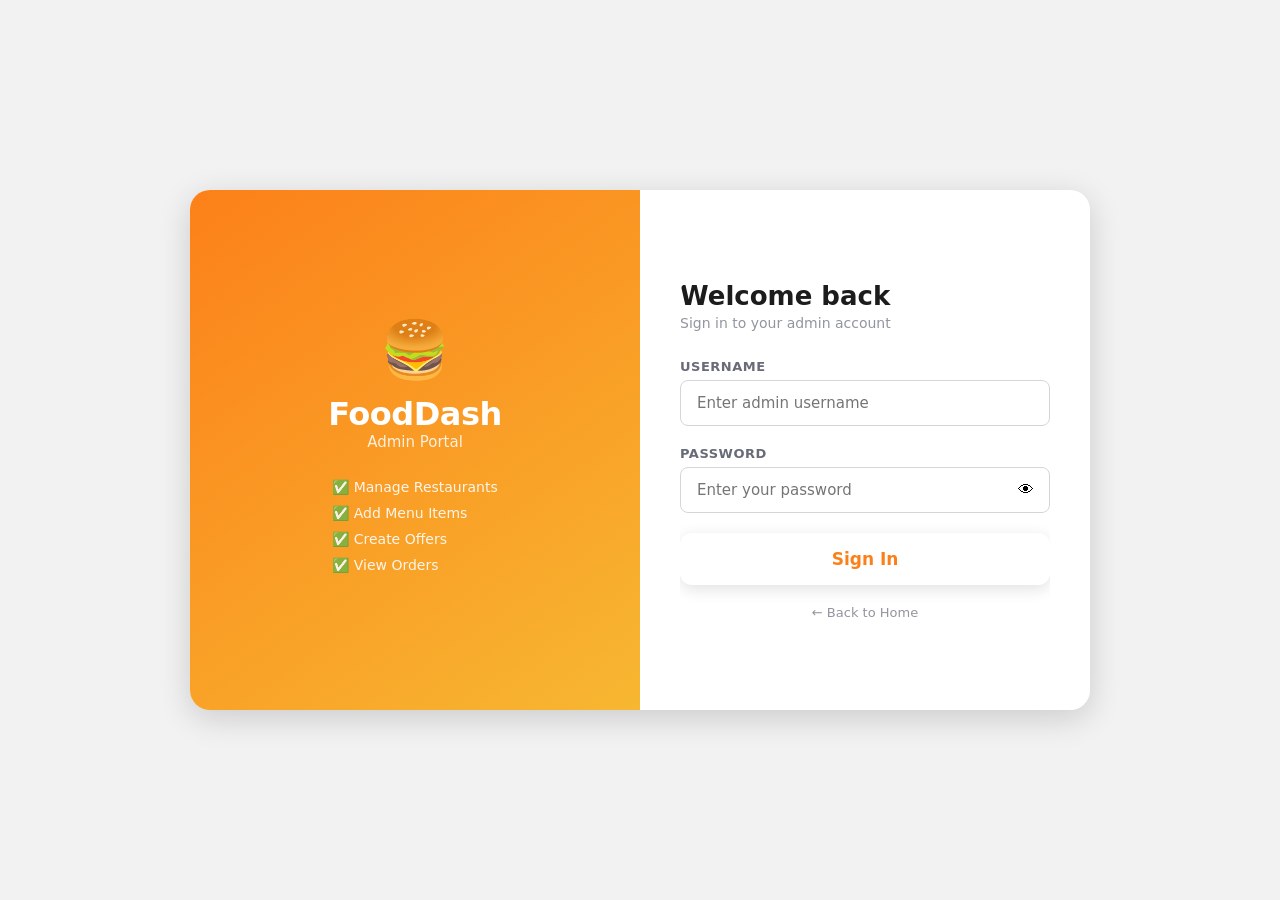
<file: frontend/admin-login.html>
<!DOCTYPE html>
<html lang="en">
<head>
  <meta charset="UTF-8"/>
  <meta name="viewport" content="width=device-width, initial-scale=1.0"/>
  <title>Admin Login – FoodDash</title>
  <link rel="stylesheet" href="style.css"/>
  <link rel="stylesheet" href="admin.css"/>
</head>
<body class="login-page">

  <div class="login-wrapper">
    <!-- Left panel (branding) -->
    <div class="login-brand">
      <div class="brand-content">
        <span class="brand-icon">🍔</span>
        <h1>FoodDash</h1>
        <p>Admin Portal</p>
        <ul class="brand-features">
          <li>✅ Manage Restaurants</li>
          <li>✅ Add Menu Items</li>
          <li>✅ Create Offers</li>
          <li>✅ View Orders</li>
        </ul>
      </div>
    </div>

    <!-- Right panel (form) -->
    <div class="login-form-panel">
      <div class="login-form-box card">
        <div class="login-header">
          <h2>Welcome back</h2>
          <p>Sign in to your admin account</p>
        </div>

        <div class="alert alert-error" id="loginError"></div>
        <div class="alert alert-success" id="loginSuccess"></div>

        <div class="form-group">
          <label for="username">Username</label>
          <input
            type="text"
            id="username"
            placeholder="Enter admin username"
            autocomplete="username"
          />
          <span class="error-msg" id="usernameError">Username is required</span>
        </div>

        <div class="form-group">
          <label for="password">Password</label>
          <div class="password-wrap">
            <input
              type="password"
              id="password"
              placeholder="Enter your password"
              autocomplete="current-password"
            />
            <button type="button" class="toggle-pass" id="togglePass">👁</button>
          </div>
          <span class="error-msg" id="passwordError">Password is required</span>
        </div>

        <button class="btn btn-primary btn-large" id="loginBtn" onclick="handleLogin()">
          Sign In
        </button>

        <a href="splash.html" class="back-link">← Back to Home</a>
      </div>
    </div>
  </div>

  <script src="script.js"></script>
</body>
</html>
</file>
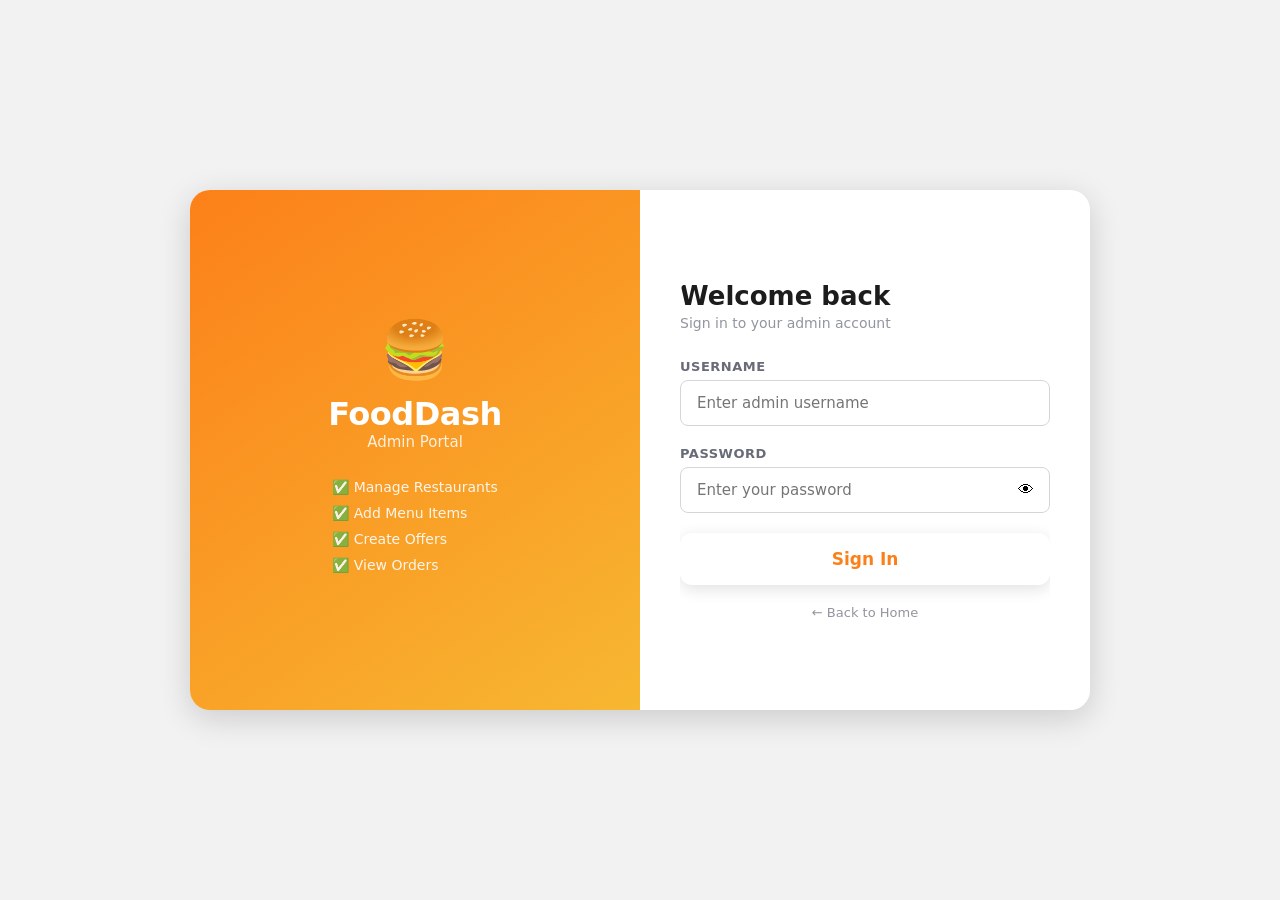
<file: frontend/admin.html>
<!DOCTYPE html>
<html lang="en">
<head>
  <meta charset="UTF-8"/>
  <meta name="viewport" content="width=device-width, initial-scale=1.0"/>
  <title>Admin Dashboard – FoodDash</title>
  <link rel="stylesheet" href="style.css"/>
  <link rel="stylesheet" href="admin.css"/>
</head>
<!-- ===== ADD MENU ITEM MODAL ===== -->
  <div class="modal-overlay" id="addMenuModal" onclick="closeModalOutside(event, 'addMenuModal')">
    <div class="modal card">
      <div class="modal-header">
        <h3>Add Menu Item</h3>
        <button class="modal-close" onclick="closeModal('addMenuModal')">✕</button>
      </div>

      <div class="form-group">
        <label>Restaurant *</label>
        <select id="menuRestaurant">
          <option value="">-- Select Restaurant --</option>
        </select>
        <span class="error-msg" id="menuRestErr">Please select a restaurant</span>
      </div>

      <div class="form-group">
        <label>Item Name *</label>
        <input type="text" id="menuName" placeholder="e.g. Chicken Biryani"/>
        <span class="error-msg" id="menuNameErr">Name is required</span>
      </div>

      <div class="form-row">
        <div class="form-group">
          <label>Price (₹) *</label>
          <input type="number" id="menuPrice" placeholder="199" min="1"/>
          <span class="error-msg" id="menuPriceErr">Valid price required</span>
        </div>
        <div class="form-group">
          <label>Category</label>
          <select id="menuCategory">
            <option>Starter</option>
            <option selected>Main Course</option>
            <option>Dessert</option>
            <option>Beverage</option>
            <option>Breads</option>
            <option>Rice & Biryani</option>
            <option>Snacks</option>
            <option>Pizza</option>
            <option>Burger</option>
            <option>Combo</option>
          </select>
        </div>
      </div>

      <div class="form-group">
        <label>Description <span style="color:var(--grey-3);font-weight:400;">(optional)</span></label>
        <input type="text" id="menuDescription" placeholder="Short description of the dish"/>
      </div>

      <div class="form-group">
        <label>Type</label>
        <div class="veg-toggle">
          <label class="veg-option">
            <input type="radio" name="vegType" value="true" checked/>
            <span class="veg-badge veg">🟢 Veg</span>
          </label>
          <label class="veg-option">
            <input type="radio" name="vegType" value="false"/>
            <span class="veg-badge nonveg">🔴 Non-Veg</span>
          </label>
        </div>
      </div>

      <div class="modal-actions">
        <button class="btn btn-outline-dark" onclick="closeModal('addMenuModal')">Cancel</button>
        <button class="btn btn-primary" id="saveMenuBtn" onclick="saveMenuItem()">Save Item</button>
      </div>
    </div>
  </div>

  <!-- DELETE MENU CONFIRM -->
  <div class="modal-overlay" id="deleteMenuModal" onclick="closeModalOutside(event, 'deleteMenuModal')">
    <div class="modal card" style="max-width:400px;">
      <div class="modal-header">
        <h3>Delete Menu Item</h3>
        <button class="modal-close" onclick="closeModal('deleteMenuModal')">✕</button>
      </div>
      <p style="color:var(--grey-2);margin-bottom:24px;">
        Are you sure you want to delete <strong id="deleteMenuName"></strong>?
      </p>
      <div class="modal-actions">
        <button class="btn btn-outline-dark" onclick="closeModal('deleteMenuModal')">Cancel</button>
        <button class="btn btn-danger" id="confirmDeleteMenuBtn" onclick="confirmDeleteMenu()">Delete</button>
      </div>
    </div>
  </div>
<body class="admin-page">

  <script>
    if (!sessionStorage.getItem("adminLoggedIn")) {
      window.location.href = "admin-login.html";
    }
  </script>

  <!-- ===== SIDEBAR ===== -->
  <aside class="sidebar" id="sidebar">
    <div class="sidebar-logo">
      <span>🍔</span>
      <span class="sidebar-logo-text">FoodDash</span>
    </div>

    <nav class="sidebar-nav">
      <a href="#" class="nav-item active" data-section="restaurants">
        <span class="nav-icon">🏪</span>
        <span>Restaurants</span>
      </a>
      <a href="#" class="nav-item" data-section="menu">
        <span class="nav-icon">🍽️</span>
        <span>Menu Items</span>
      </a>
      <a href="#" class="nav-item" data-section="offers">
        <span class="nav-icon">🏷️</span>
        <span>Offers</span>
      </a>
    </nav>

    <div class="sidebar-footer">
      <div class="admin-user">
        <div class="admin-avatar">A</div>
        <div class="admin-info">
          <span class="admin-name" id="adminName">Admin</span>
          <span class="admin-role">Administrator</span>
        </div>
      </div>
      <button class="logout-btn" onclick="logout()">🚪 Logout</button>
    </div>
  </aside>

  <!-- ===== MAIN CONTENT ===== -->
  <main class="admin-main">

    <!-- Top bar -->
    <header class="admin-topbar">
      <button class="menu-toggle" id="menuToggle" onclick="toggleSidebar()">☰</button>
      <div class="topbar-title" id="topbarTitle">Restaurants</div>
    </header>

    <!-- ===== RESTAURANTS SECTION ===== -->
    <section class="admin-section active" id="section-restaurants">

      <div class="section-header">
        <div>
          <h2 class="section-title">Restaurants</h2>
          <p class="section-sub">Manage all restaurants on the platform</p>
        </div>
        <button class="btn btn-primary" onclick="openModal('addRestaurantModal')">
          + Add Restaurant
        </button>
      </div>

      <div class="alert alert-error" id="restError"></div>
      <div class="alert alert-success" id="restSuccess"></div>

      <!-- Stats row -->
      <div class="stats-row" id="restStats">
        <div class="stat-card">
          <span class="stat-num" id="totalRestaurants">0</span>
          <span class="stat-label">Total Restaurants</span>
        </div>
      </div>

      <!-- Restaurant list -->
      <div class="card">
        <div class="card-header">
          <span>All Restaurants</span>
          <input type="text" class="search-input" placeholder="🔍  Search restaurants..." oninput="filterRestaurants(this.value)"/>
        </div>
        <div id="restaurantList" class="restaurant-list">
          <div class="empty-state">
            <span>🏪</span>
            <p>No restaurants yet</p>
            <small>Click "Add Restaurant" to get started</small>
          </div>
        </div>
      </div>
    </section>

    <!-- ===== MENU SECTION (stub) ===== -->
    <!-- ===== MENU SECTION ===== -->
    <section class="admin-section" id="section-menu">

      <div class="section-header">
        <div>
          <h2 class="section-title">Menu Items</h2>
          <p class="section-sub">Manage food items for each restaurant</p>
        </div>
        <button class="btn btn-primary" onclick="openMenuModal()">
          + Add Menu Item
        </button>
      </div>

      <div class="alert alert-error" id="menuError"></div>
      <div class="alert alert-success" id="menuSuccess"></div>

      <!-- Stats -->
      <div class="stats-row">
        <div class="stat-card">
          <span class="stat-num" id="totalMenuItems">0</span>
          <span class="stat-label">Total Items</span>
        </div>
        <div class="stat-card">
          <span class="stat-num" id="totalVegItems">0</span>
          <span class="stat-label">Veg Items</span>
        </div>
        <div class="stat-card">
          <span class="stat-num" id="totalNonVegItems">0</span>
          <span class="stat-label">Non-Veg Items</span>
        </div>
      </div>

      <!-- Filter bar -->
      <div class="filter-bar card">
        <select id="menuRestFilter" onchange="filterMenuByRestaurant(this.value)">
          <option value="">🏪 All Restaurants</option>
        </select>
        <input type="text" class="search-input" placeholder="🔍  Search items..." oninput="filterMenuBySearch(this.value)" style="flex:1;"/>
      </div>

      <!-- Menu list grouped by restaurant -->
      <div id="menuList"></div>

    </section>

    <!-- ===== OFFERS SECTION (stub) ===== -->
    <!-- ===== OFFERS SECTION ===== -->
    <!-- REPLACE the entire <section id="section-offers">...</section> stub with this -->
    <section class="admin-section" id="section-offers">

      <div class="section-header">
        <div>
          <h2 class="section-title">Offers & Discounts</h2>
          <p class="section-sub">Create and manage discount codes for restaurants</p>
        </div>
        <button class="btn btn-primary" onclick="openOfferModal()">
          + Add Offer
        </button>
      </div>

      <div class="alert alert-error"   id="offerError"></div>
      <div class="alert alert-success" id="offerSuccess"></div>

      <!-- Stats -->
      <div class="stats-row">
        <div class="stat-card">
          <span class="stat-num" id="totalOffers">0</span>
          <span class="stat-label">Total Offers</span>
        </div>
        <div class="stat-card">
          <span class="stat-num" id="activeOffers" style="color:#27ae60;">0</span>
          <span class="stat-label">Active</span>
        </div>
        <div class="stat-card">
          <span class="stat-num" id="expiredOffers" style="color:#e74c3c;">0</span>
          <span class="stat-label">Expired</span>
        </div>
      </div>

      <!-- Filter bar -->
      <div class="filter-bar card">
        <select id="offerStatusFilter" onchange="renderOffers()">
          <option value="">🏷️ All Status</option>
          <option value="active">✅ Active</option>
          <option value="expired">❌ Expired</option>
        </select>
        <input
          type="text"
          class="search-input"
          placeholder="🔍  Search by code or restaurant..."
          oninput="filterOffersBySearch(this.value)"
          style="flex:1;"
        />
      </div>

      <!-- Offers list -->
      <div class="card" id="offersCard">
        <div class="card-header">
          <span>All Offers</span>
        </div>
        <div id="offersList"></div>
      </div>

    </section>

    <!-- ===== ADD OFFER MODAL ===== -->
    <!-- Place this right before the closing </main> tag, alongside the other modals -->
    <div class="modal-overlay" id="addOfferModal" onclick="closeModalOutside(event, 'addOfferModal')">
      <div class="modal card">
        <div class="modal-header">
          <h3>🏷️ Create Offer</h3>
          <button class="modal-close" onclick="closeModal('addOfferModal')">✕</button>
        </div>

        <div class="form-group">
          <label>Offer Code *</label>
          <input type="text" id="offerCode" placeholder="e.g. SAVE20" maxlength="20"
                 style="text-transform:uppercase;"/>
          <span class="error-msg" id="offerCodeErr">Offer code is required</span>
        </div>

        <div class="form-row">
          <div class="form-group">
            <label>Discount % *</label>
            <input type="number" id="offerDiscount" placeholder="e.g. 20" min="1" max="100"/>
            <span class="error-msg" id="offerDiscountErr">Enter a value between 1–100</span>
          </div>
          <div class="form-group">
            <label>Expiry Date *</label>
            <input type="date" id="offerExpiry"/>
            <span class="error-msg" id="offerExpiryErr">Expiry date is required</span>
          </div>
        </div>

        <div class="form-group">
          <label>Restaurant *</label>
          <select id="offerRestaurant">
            <option value="">-- Select Restaurant --</option>
          </select>
          <span class="error-msg" id="offerRestErr">Please select a restaurant</span>
        </div>

        <div class="modal-actions">
          <button class="btn btn-outline-dark" onclick="closeModal('addOfferModal')">Cancel</button>
          <button class="btn btn-primary" id="saveOfferBtn" onclick="saveOffer()">Save Offer</button>
        </div>
      </div>
    </div>

    <!-- DELETE OFFER CONFIRM MODAL -->
    <div class="modal-overlay" id="deleteOfferModal" onclick="closeModalOutside(event, 'deleteOfferModal')">
      <div class="modal card" style="max-width:400px;">
        <div class="modal-header">
          <h3>Delete Offer</h3>
          <button class="modal-close" onclick="closeModal('deleteOfferModal')">✕</button>
        </div>
        <p style="color:var(--grey-2);margin-bottom:24px;">
          Are you sure you want to delete offer <strong id="deleteOfferCode"></strong>?
          This action cannot be undone.
        </p>
        <div class="modal-actions">
          <button class="btn btn-outline-dark" onclick="closeModal('deleteOfferModal')">Cancel</button>
          <button class="btn btn-danger" id="confirmDeleteOfferBtn" onclick="confirmDeleteOffer()">Delete</button>
        </div>
      </div>
    </div>

  </main>

  <!-- ===== ADD RESTAURANT MODAL ===== -->
  <div class="modal-overlay" id="addRestaurantModal" onclick="closeModalOutside(event, 'addRestaurantModal')">
    <div class="modal card">
      <div class="modal-header">
        <h3>Add Restaurant</h3>
        <button class="modal-close" onclick="closeModal('addRestaurantModal')">✕</button>
      </div>

      <div class="form-group">
        <label>Restaurant Name *</label>
        <input type="text" id="restName" placeholder="e.g. Burger King"/>
        <span class="error-msg" id="restNameErr">Name is required</span>
      </div>

      <div class="form-group">
        <label>Cuisine Type *</label>
        <input type="text" id="restCuisine" placeholder="e.g. North Indian, Chinese, Fast Food"/>
        <span class="error-msg" id="restCuisineErr">Cuisine is required</span>
      </div>

      <div class="form-row">
        <div class="form-group">
          <label>Delivery Time (mins)</label>
          <select id="restDelivery">
            <option value="15-20">15–20 mins</option>
            <option value="20-30">20–30 mins</option>
            <option value="30-40" selected>30–40 mins</option>
            <option value="40-50">40–50 mins</option>
            <option value="50-60">50–60 mins</option>
          </select>
        </div>
        <div class="form-group">
          <label>Rating (1–5)</label>
          <input type="number" id="restRating" placeholder="4.2" min="1" max="5" step="0.1" value="4.0"/>
        </div>
      </div>

      <div class="form-group">
        <label>Logo URL <span style="color:var(--grey-3);font-weight:400;">(optional)</span></label>
        <input type="url" id="restLogo" placeholder="https://example.com/logo.png"/>
        <small style="color:var(--grey-3);font-size:12px;margin-top:4px;display:block;">Leave blank to use auto-generated logo</small>
      </div>

      <div class="modal-actions">
        <button class="btn btn-outline-dark" onclick="closeModal('addRestaurantModal')">Cancel</button>
        <button class="btn btn-primary" id="saveRestBtn" onclick="saveRestaurant()">Save Restaurant</button>
      </div>
    </div>
  </div>

  <!-- ===== DELETE CONFIRM MODAL ===== -->
  <div class="modal-overlay" id="deleteModal" onclick="closeModalOutside(event, 'deleteModal')">
    <div class="modal card" style="max-width:400px;">
      <div class="modal-header">
        <h3>Delete Restaurant</h3>
        <button class="modal-close" onclick="closeModal('deleteModal')">✕</button>
      </div>
      <p style="color:var(--grey-2);margin-bottom:24px;">
        Are you sure you want to delete <strong id="deleteRestName"></strong>?
        This action cannot be undone.
      </p>
      <div class="modal-actions">
        <button class="btn btn-outline-dark" onclick="closeModal('deleteModal')">Cancel</button>
        <button class="btn btn-danger" id="confirmDeleteBtn" onclick="confirmDelete()">Delete</button>
      </div>
    </div>
  </div>

  <script src="script.js"></script>
</body>
</html>
</file>
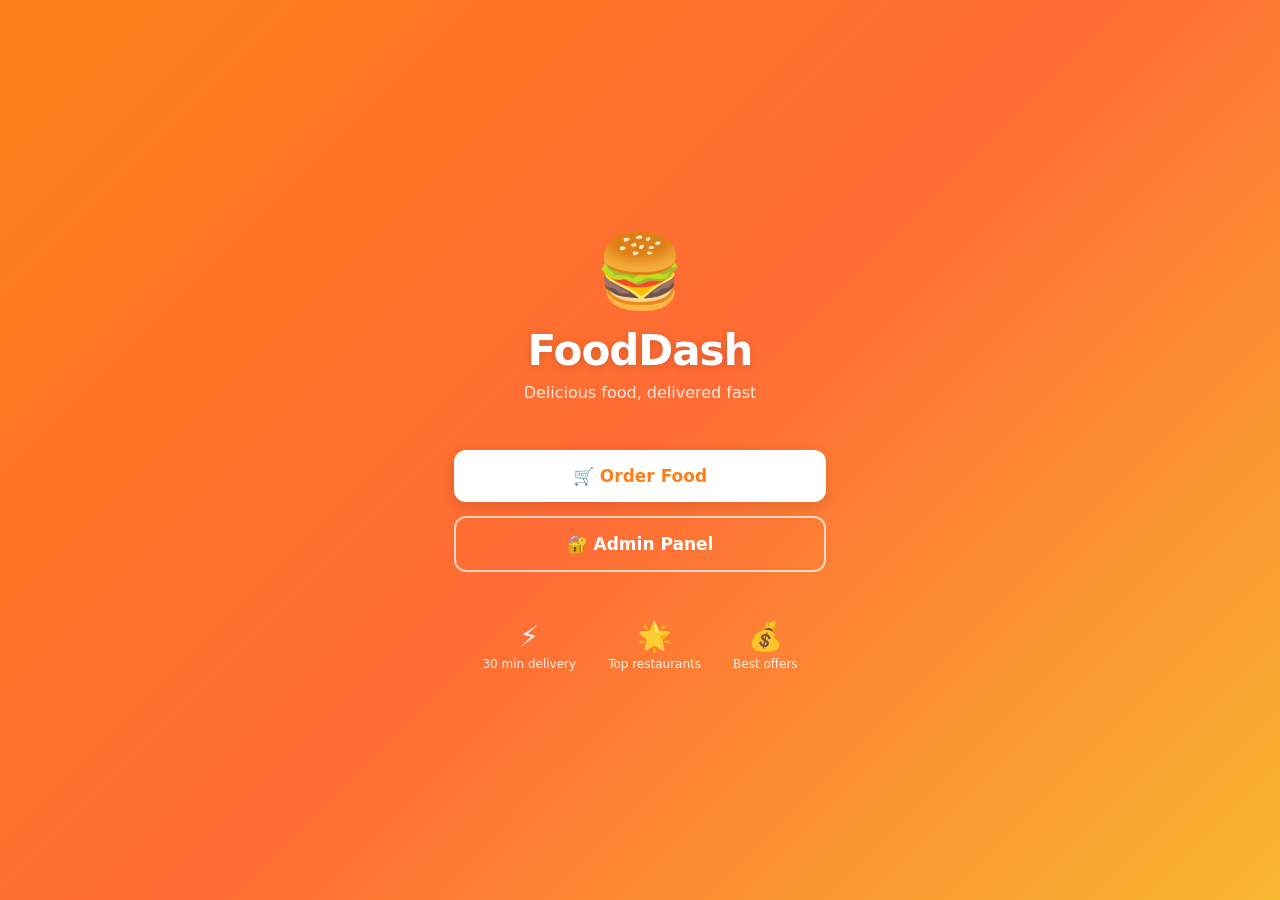
<file: frontend/splash.html>
<!DOCTYPE html>
<html lang="en">
<head>
  <meta charset="UTF-8" />
  <meta name="viewport" content="width=device-width, initial-scale=1.0"/>
  <title>FoodDash – Food Delivery</title>
  <link rel="stylesheet" href="style.css" />
</head>
<body class="splash-page">

  <div class="splash-container">
    <div class="splash-logo">
      <span class="logo-icon">🍔</span>
      <h1 class="logo-text">FoodDash</h1>
      <p class="logo-tagline">Delicious food, delivered fast</p>
    </div>

    <div class="splash-buttons">
      <a href="index.html" class="btn btn-primary btn-large">
        🛒 Order Food
      </a>
      <a href="admin-login.html" class="btn btn-outline btn-large">
        🔐 Admin Panel
      </a>
    </div>

    <div class="splash-features">
      <div class="feature-item">
        <span>⚡</span>
        <p>30 min delivery</p>
      </div>
      <div class="feature-item">
        <span>🌟</span>
        <p>Top restaurants</p>
      </div>
      <div class="feature-item">
        <span>💰</span>
        <p>Best offers</p>
      </div>
    </div>
  </div>

</body>
</html>
</file>
<file: frontend/style.css>
/* ===== CSS VARIABLES – Design System ===== */
:root {
  --primary: #fc8019;
  --primary-dark: #e67312;
  --primary-light: #fff3e8;
  --secondary: #60b246;
  --dark: #1c1c1c;
  --grey-1: #3d3d3d;
  --grey-2: #686b78;
  --grey-3: #93959f;
  --grey-4: #d4d5d9;
  --grey-5: #f2f2f2;
  --white: #ffffff;
  --red: #e74c3c;
  --shadow-sm: 0 2px 8px rgba(0,0,0,0.08);
  --shadow-md: 0 4px 16px rgba(0,0,0,0.12);
  --shadow-lg: 0 8px 32px rgba(0,0,0,0.16);
  --radius-sm: 8px;
  --radius-md: 12px;
  --radius-lg: 20px;
  --font: 'Segoe UI', system-ui, -apple-system, sans-serif;
}

* {
  margin: 0;
  padding: 0;
  box-sizing: border-box;
}

body {
  font-family: var(--font);
  color: var(--dark);
  background: var(--grey-5);
}

/* ===== SPLASH PAGE ===== */
.splash-page {
  background: linear-gradient(135deg, #fc8019 0%, #ff6b35 50%, #f7b731 100%);
  min-height: 100vh;
  display: flex;
  align-items: center;
  justify-content: center;
}

.splash-container {
  text-align: center;
  padding: 40px 24px;
  max-width: 420px;
  width: 100%;
}

.splash-logo {
  margin-bottom: 48px;
}

.logo-icon {
  font-size: 72px;
  display: block;
  margin-bottom: 12px;
  animation: bounce 2s infinite;
}

@keyframes bounce {
  0%, 100% { transform: translateY(0); }
  50% { transform: translateY(-10px); }
}

.logo-text {
  font-size: 42px;
  font-weight: 800;
  color: var(--white);
  letter-spacing: -1px;
  text-shadow: 0 2px 8px rgba(0,0,0,0.15);
}

.logo-tagline {
  font-size: 16px;
  color: rgba(255,255,255,0.85);
  margin-top: 8px;
  font-weight: 400;
}

.splash-buttons {
  display: flex;
  flex-direction: column;
  gap: 14px;
  margin-bottom: 48px;
}

.splash-features {
  display: flex;
  justify-content: center;
  gap: 32px;
}

.feature-item {
  text-align: center;
  color: rgba(255,255,255,0.9);
}

.feature-item span {
  font-size: 28px;
  display: block;
  margin-bottom: 4px;
}

.feature-item p {
  font-size: 12px;
  font-weight: 500;
}

/* ===== BUTTONS ===== */
.btn {
  display: inline-flex;
  align-items: center;
  justify-content: center;
  gap: 8px;
  padding: 12px 24px;
  border-radius: var(--radius-md);
  font-size: 15px;
  font-weight: 600;
  text-decoration: none;
  cursor: pointer;
  border: none;
  transition: all 0.2s ease;
  font-family: var(--font);
}

.btn-large {
  padding: 16px 32px;
  font-size: 17px;
  border-radius: var(--radius-md);
  width: 100%;
}

.btn-primary {
  background: var(--white);
  color: var(--primary);
  box-shadow: var(--shadow-md);
}

.btn-primary:hover {
  background: var(--primary-light);
  transform: translateY(-2px);
  box-shadow: var(--shadow-lg);
}

.btn-outline {
  background: transparent;
  color: var(--white);
  border: 2px solid rgba(255,255,255,0.7);
}

.btn-outline:hover {
  background: rgba(255,255,255,0.15);
  border-color: var(--white);
  transform: translateY(-2px);
}

.btn-danger {
  background: var(--red);
  color: var(--white);
}

.btn-danger:hover {
  background: #c0392b;
  transform: translateY(-1px);
}

.btn-success {
  background: var(--secondary);
  color: var(--white);
}

/* ===== FORMS ===== */
.form-group {
  margin-bottom: 20px;
  text-align: left;
}

.form-group label {
  display: block;
  font-size: 13px;
  font-weight: 600;
  color: var(--grey-2);
  margin-bottom: 6px;
  text-transform: uppercase;
  letter-spacing: 0.5px;
}

.form-group input,
.form-group select,
.form-group textarea {
  width: 100%;
  padding: 13px 16px;
  border: 1.5px solid var(--grey-4);
  border-radius: var(--radius-sm);
  font-size: 15px;
  font-family: var(--font);
  color: var(--dark);
  background: var(--white);
  transition: border-color 0.2s, box-shadow 0.2s;
  outline: none;
}

.form-group input:focus,
.form-group select:focus,
.form-group textarea:focus {
  border-color: var(--primary);
  box-shadow: 0 0 0 3px rgba(252,128,25,0.12);
}

.form-group input.error {
  border-color: var(--red);
}

.error-msg {
  color: var(--red);
  font-size: 12px;
  margin-top: 4px;
  display: none;
}

.error-msg.show {
  display: block;
}

/* ===== CARD ===== */
.card {
  background: var(--white);
  border-radius: var(--radius-md);
  box-shadow: var(--shadow-sm);
  overflow: hidden;
}

/* ===== ALERT ===== */
.alert {
  padding: 12px 16px;
  border-radius: var(--radius-sm);
  font-size: 14px;
  font-weight: 500;
  margin-bottom: 16px;
  display: none;
}

.alert.show { display: block; }
.alert-error { background: #fdecea; color: #c0392b; border: 1px solid #f5c6c2; }
.alert-success { background: #eafaf1; color: #27ae60; border: 1px solid #a9dfbf; }
</file>
<file: frontend/admin.css>
/* ===== ADMIN LOGIN PAGE ===== */
.login-page {
  background: var(--grey-5);
  min-height: 100vh;
  display: flex;
  align-items: center;
  justify-content: center;
}

.login-wrapper {
  display: flex;
  width: 100%;
  max-width: 900px;
  min-height: 520px;
  border-radius: var(--radius-lg);
  overflow: hidden;
  box-shadow: var(--shadow-lg);
}

.login-brand {
  background: linear-gradient(145deg, #fc8019, #f7b731);
  flex: 1;
  display: flex;
  align-items: center;
  justify-content: center;
  padding: 40px;
}

.brand-content { color: white; text-align: center; }
.brand-icon { font-size: 56px; display: block; margin-bottom: 12px; }
.brand-content h1 { font-size: 32px; font-weight: 800; letter-spacing: -0.5px; }
.brand-content > p { font-size: 15px; opacity: 0.85; margin-bottom: 28px; }
.brand-features { list-style: none; text-align: left; display: inline-block; }
.brand-features li { font-size: 14px; margin-bottom: 10px; opacity: 0.9; }

.login-form-panel {
  flex: 1;
  background: var(--white);
  display: flex;
  align-items: center;
  justify-content: center;
  padding: 40px;
}

.login-form-box { width: 100%; max-width: 380px; box-shadow: none; padding: 0; }
.login-header { margin-bottom: 28px; }
.login-header h2 { font-size: 26px; font-weight: 700; color: var(--dark); }
.login-header p { font-size: 14px; color: var(--grey-3); margin-top: 4px; }

.password-wrap { position: relative; }
.password-wrap input { padding-right: 48px; }
.toggle-pass {
  position: absolute; right: 12px; top: 50%;
  transform: translateY(-50%);
  background: none; border: none; cursor: pointer; font-size: 16px; padding: 4px;
}

.back-link {
  display: block; text-align: center; margin-top: 20px;
  color: var(--grey-3); font-size: 13px; text-decoration: none; transition: color 0.2s;
}
.back-link:hover { color: var(--primary); }

/* ===== ADMIN DASHBOARD LAYOUT ===== */
.admin-page {
  background: #f7f8fa;
  display: flex;
  min-height: 100vh;
}

/* SIDEBAR */
.sidebar {
  width: 240px;
  background: var(--dark);
  display: flex;
  flex-direction: column;
  position: fixed;
  left: 0; top: 0; bottom: 0;
  z-index: 100;
  transition: transform 0.3s ease;
}

.sidebar-logo {
  padding: 24px 20px;
  display: flex;
  align-items: center;
  gap: 10px;
  font-size: 22px;
  font-weight: 800;
  color: var(--primary);
  border-bottom: 1px solid rgba(255,255,255,0.07);
}

.sidebar-logo span:first-child { font-size: 28px; }
.sidebar-logo-text { color: white; font-size: 20px; }

.sidebar-nav {
  flex: 1;
  padding: 16px 0;
  display: flex;
  flex-direction: column;
  gap: 2px;
}

.nav-item {
  display: flex;
  align-items: center;
  gap: 12px;
  padding: 13px 20px;
  color: rgba(255,255,255,0.55);
  text-decoration: none;
  font-size: 14px;
  font-weight: 500;
  border-radius: 0;
  transition: all 0.2s;
  border-left: 3px solid transparent;
}

.nav-item:hover {
  background: rgba(255,255,255,0.06);
  color: rgba(255,255,255,0.85);
}

.nav-item.active {
  background: rgba(252,128,25,0.12);
  color: var(--primary);
  border-left-color: var(--primary);
}

.nav-icon { font-size: 18px; width: 22px; text-align: center; }

.sidebar-footer {
  padding: 16px 20px;
  border-top: 1px solid rgba(255,255,255,0.07);
}

.admin-user {
  display: flex;
  align-items: center;
  gap: 10px;
  margin-bottom: 12px;
}

.admin-avatar {
  width: 36px; height: 36px;
  background: var(--primary);
  border-radius: 50%;
  display: flex; align-items: center; justify-content: center;
  font-weight: 700; color: white; font-size: 15px;
  flex-shrink: 0;
}

.admin-info { display: flex; flex-direction: column; }
.admin-name { font-size: 13px; font-weight: 600; color: white; }
.admin-role { font-size: 11px; color: rgba(255,255,255,0.4); }

.logout-btn {
  width: 100%; padding: 9px;
  background: rgba(255,255,255,0.07);
  border: none; border-radius: var(--radius-sm);
  color: rgba(255,255,255,0.55);
  font-size: 13px; cursor: pointer;
  transition: all 0.2s; font-family: var(--font);
}
.logout-btn:hover { background: rgba(231,76,60,0.2); color: #e74c3c; }

/* MAIN CONTENT */
.admin-main {
  margin-left: 240px;
  flex: 1;
  display: flex;
  flex-direction: column;
  min-height: 100vh;
}

.admin-topbar {
  background: white;
  padding: 0 28px;
  height: 60px;
  display: flex;
  align-items: center;
  gap: 16px;
  border-bottom: 1px solid var(--grey-4);
  position: sticky; top: 0; z-index: 50;
  box-shadow: var(--shadow-sm);
}

.menu-toggle {
  display: none;
  background: none; border: none;
  font-size: 20px; cursor: pointer; color: var(--dark);
}

.topbar-title { font-size: 17px; font-weight: 700; color: var(--dark); }

/* SECTIONS */
.admin-section { display: none; padding: 28px; }
.admin-section.active { display: block; }

.section-header {
  display: flex;
  align-items: flex-start;
  justify-content: space-between;
  margin-bottom: 24px;
  gap: 16px;
}

.section-title { font-size: 22px; font-weight: 700; color: var(--dark); }
.section-sub { font-size: 13px; color: var(--grey-3); margin-top: 3px; }

/* STATS */
.stats-row {
  display: flex;
  gap: 16px;
  margin-bottom: 20px;
  flex-wrap: wrap;
}

.stat-card {
  background: white;
  border-radius: var(--radius-md);
  padding: 20px 24px;
  box-shadow: var(--shadow-sm);
  display: flex;
  flex-direction: column;
  gap: 4px;
  min-width: 150px;
}

.stat-num { font-size: 32px; font-weight: 800; color: var(--primary); }
.stat-label { font-size: 12px; color: var(--grey-3); font-weight: 500; text-transform: uppercase; letter-spacing: 0.5px; }

/* CARD */
.card-header {
  padding: 16px 20px;
  border-bottom: 1px solid var(--grey-5);
  display: flex;
  align-items: center;
  justify-content: space-between;
  font-weight: 600;
  font-size: 15px;
  color: var(--dark);
  gap: 12px;
}

.search-input {
  border: 1.5px solid var(--grey-4);
  border-radius: 20px;
  padding: 8px 16px;
  font-size: 13px;
  outline: none;
  width: 220px;
  font-family: var(--font);
  transition: border-color 0.2s;
}
.search-input:focus { border-color: var(--primary); }

/* RESTAURANT LIST */
.restaurant-list { padding: 8px; }

.restaurant-row {
  display: flex;
  align-items: center;
  gap: 16px;
  padding: 14px 12px;
  border-radius: var(--radius-sm);
  transition: background 0.15s;
  border-bottom: 1px solid var(--grey-5);
}

.restaurant-row:last-child { border-bottom: none; }
.restaurant-row:hover { background: var(--grey-5); }

.rest-logo {
  width: 52px; height: 52px;
  border-radius: var(--radius-sm);
  object-fit: cover;
  flex-shrink: 0;
  background: var(--primary-light);
  display: flex; align-items: center; justify-content: center;
  font-size: 24px;
  font-weight: 700;
  color: var(--primary);
  overflow: hidden;
}

.rest-logo img {
  width: 100%; height: 100%;
  object-fit: cover;
  border-radius: var(--radius-sm);
}

.rest-info { flex: 1; min-width: 0; }
.rest-name { font-size: 15px; font-weight: 600; color: var(--dark); }
.rest-meta {
  display: flex; gap: 12px; margin-top: 3px;
  font-size: 12px; color: var(--grey-3);
  flex-wrap: wrap;
}
.rest-meta span { display: flex; align-items: center; gap: 3px; }

.rest-actions { display: flex; gap: 8px; flex-shrink: 0; }

.icon-btn {
  width: 34px; height: 34px;
  border-radius: var(--radius-sm);
  border: none; cursor: pointer;
  display: flex; align-items: center; justify-content: center;
  font-size: 15px; transition: all 0.2s; background: var(--grey-5);
}
.icon-btn:hover { transform: scale(1.1); }
.icon-btn.delete:hover { background: #fdecea; }

/* EMPTY STATE */
.empty-state {
  text-align: center;
  padding: 60px 20px;
  color: var(--grey-3);
}
.empty-state span { font-size: 48px; display: block; margin-bottom: 12px; }
.empty-state p { font-size: 16px; font-weight: 500; }
.empty-state small { font-size: 13px; }

/* ===== MODALS ===== */
.modal-overlay {
  display: none;
  position: fixed; inset: 0;
  background: rgba(0,0,0,0.5);
  z-index: 200;
  align-items: center;
  justify-content: center;
  padding: 20px;
  backdrop-filter: blur(2px);
}

.modal-overlay.open { display: flex; }

.modal {
  width: 100%; max-width: 520px;
  max-height: 90vh;
  overflow-y: auto;
  padding: 28px;
  animation: slideUp 0.25s ease;
}

@keyframes slideUp {
  from { transform: translateY(20px); opacity: 0; }
  to { transform: translateY(0); opacity: 1; }
}

.modal-header {
  display: flex; align-items: center;
  justify-content: space-between;
  margin-bottom: 24px;
}

.modal-header h3 { font-size: 20px; font-weight: 700; }

.modal-close {
  background: var(--grey-5); border: none;
  width: 32px; height: 32px;
  border-radius: 50%; cursor: pointer;
  font-size: 14px; color: var(--grey-2);
  display: flex; align-items: center; justify-content: center;
  transition: background 0.2s;
}
.modal-close:hover { background: var(--grey-4); }

.form-row { display: grid; grid-template-columns: 1fr 1fr; gap: 16px; }

.modal-actions {
  display: flex; gap: 12px;
  justify-content: flex-end;
  margin-top: 24px;
}

.btn-outline-dark {
  background: transparent; color: var(--grey-2);
  border: 1.5px solid var(--grey-4);
  padding: 10px 20px;
  border-radius: var(--radius-sm);
  font-size: 14px; font-weight: 600;
  cursor: pointer; font-family: var(--font);
  transition: all 0.2s;
}
.btn-outline-dark:hover { background: var(--grey-5); }

/* LOADING BUTTON */
.btn.loading {
  opacity: 0.75; pointer-events: none;
}
.btn.loading::after {
  content: '';
  width: 14px; height: 14px;
  border: 2px solid transparent;
  border-top-color: currentColor;
  border-radius: 50%;
  animation: spin 0.6s linear infinite;
  display: inline-block;
  margin-left: 8px; vertical-align: middle;
}

@keyframes spin { to { transform: rotate(360deg); } }

/* ===== RESPONSIVE ===== */
@media (max-width: 768px) {
  .sidebar {
    transform: translateX(-100%);
  }
  .sidebar.open {
    transform: translateX(0);
  }
  .admin-main {
    margin-left: 0;
  }
  .menu-toggle { display: block; }
  .form-row { grid-template-columns: 1fr; }
  .section-header { flex-direction: column; align-items: stretch; }
  .card-header { flex-direction: column; align-items: stretch; }
  .search-input { width: 100%; }
  .login-brand { display: none; }
  .login-wrapper { max-width: 100%; border-radius: 0; min-height: 100vh; }
  .login-form-panel { padding: 32px 24px; }
}
/* ===== MENU ITEMS ===== */
.filter-bar {
  display: flex;
  align-items: center;
  gap: 12px;
  padding: 14px 16px;
  margin-bottom: 20px;
  flex-wrap: wrap;
}

.filter-bar select {
  padding: 9px 14px;
  border: 1.5px solid var(--grey-4);
  border-radius: 20px;
  font-size: 13px;
  font-family: var(--font);
  outline: none;
  cursor: pointer;
  background: white;
  transition: border-color 0.2s;
  min-width: 200px;
}

.filter-bar select:focus { border-color: var(--primary); }

/* Restaurant group */
.menu-group {
  background: white;
  border-radius: var(--radius-md);
  box-shadow: var(--shadow-sm);
  margin-bottom: 16px;
  overflow: hidden;
}

.menu-group-header {
  display: flex;
  align-items: center;
  gap: 12px;
  padding: 14px 20px;
  background: var(--grey-5);
  border-bottom: 1px solid var(--grey-4);
  font-weight: 700;
  font-size: 15px;
  color: var(--dark);
}

.menu-group-count {
  background: var(--primary);
  color: white;
  font-size: 11px;
  font-weight: 700;
  padding: 2px 8px;
  border-radius: 20px;
  margin-left: auto;
}

/* Menu item row */
.menu-item-row {
  display: flex;
  align-items: center;
  gap: 14px;
  padding: 14px 20px;
  border-bottom: 1px solid var(--grey-5);
  transition: background 0.15s;
}

.menu-item-row:last-child { border-bottom: none; }
.menu-item-row:hover { background: #fafafa; }

.veg-dot {
  width: 18px; height: 18px;
  border: 2px solid;
  border-radius: 3px;
  display: flex; align-items: center; justify-content: center;
  flex-shrink: 0;
}

.veg-dot.veg { border-color: #60b246; }
.veg-dot.veg::after {
  content: ''; width: 8px; height: 8px;
  background: #60b246; border-radius: 50%;
}

.veg-dot.nonveg { border-color: #e74c3c; }
.veg-dot.nonveg::after {
  content: ''; width: 8px; height: 8px;
  background: #e74c3c; border-radius: 50%;
}

.menu-item-info { flex: 1; min-width: 0; }
.menu-item-name { font-size: 14px; font-weight: 600; color: var(--dark); }
.menu-item-meta {
  display: flex; gap: 10px;
  font-size: 12px; color: var(--grey-3);
  margin-top: 2px; flex-wrap: wrap;
}

.menu-item-price {
  font-size: 15px; font-weight: 700;
  color: var(--dark); flex-shrink: 0;
}

/* Veg toggle in modal */
.veg-toggle {
  display: flex;
  gap: 12px;
}

.veg-option {
  cursor: pointer;
}

.veg-option input[type="radio"] {
  display: none;
}

.veg-badge {
  display: inline-flex;
  align-items: center;
  gap: 6px;
  padding: 9px 18px;
  border-radius: 8px;
  font-size: 14px;
  font-weight: 600;
  border: 2px solid var(--grey-4);
  transition: all 0.2s;
  cursor: pointer;
}

.veg-option input[type="radio"]:checked + .veg-badge.veg {
  border-color: #60b246;
  background: #eafaf1;
  color: #27ae60;
}

.veg-option input[type="radio"]:checked + .veg-badge.nonveg {
  border-color: #e74c3c;
  background: #fdecea;
  color: #c0392b;
}

/* =====================================================
   STEP 4 — OFFERS & DISCOUNTS
   Append this block to the END of admin.css
   ===================================================== */

/* ── Offers table ── */
.offers-table {
  width: 100%;
  border-collapse: collapse;
  font-size: 14px;
}

.offers-table thead tr {
  background: var(--grey-5);
}

.offers-table th {
  padding: 12px 16px;
  text-align: left;
  font-size: 11px;
  font-weight: 700;
  color: var(--grey-3);
  text-transform: uppercase;
  letter-spacing: 0.5px;
}

.offers-table td {
  padding: 14px 16px;
  border-top: 1px solid var(--grey-5);
  vertical-align: middle;
}

.offers-table tbody tr {
  transition: background 0.15s;
}

.offers-table tbody tr:hover {
  background: #fafafa;
}

/* ── Offer code badge ── */
.offer-code-badge {
  font-family: 'Courier New', monospace;
  font-weight: 700;
  font-size: 13px;
  letter-spacing: 0.05em;
  background: var(--grey-5);
  padding: 4px 10px;
  border-radius: var(--radius-sm);
  color: var(--dark);
  border: 1px solid var(--grey-4);
}

/* ── Discount pill ── */
.discount-pill {
  display: inline-flex;
  align-items: center;
  gap: 4px;
  background: var(--primary-light);
  color: var(--primary);
  border: 1px solid #fdd9b5;
  padding: 4px 10px;
  border-radius: 20px;
  font-size: 12px;
  font-weight: 700;
}

/* ── Status badge ── */
.status-badge {
  display: inline-flex;
  align-items: center;
  gap: 4px;
  padding: 4px 10px;
  border-radius: 20px;
  font-size: 12px;
  font-weight: 600;
}

.status-badge.active {
  background: #eafaf1;
  color: #27ae60;
  border: 1px solid #a9dfbf;
}

.status-badge.expired {
  background: #fdecea;
  color: #c0392b;
  border: 1px solid #f5c6c2;
}
</file>
